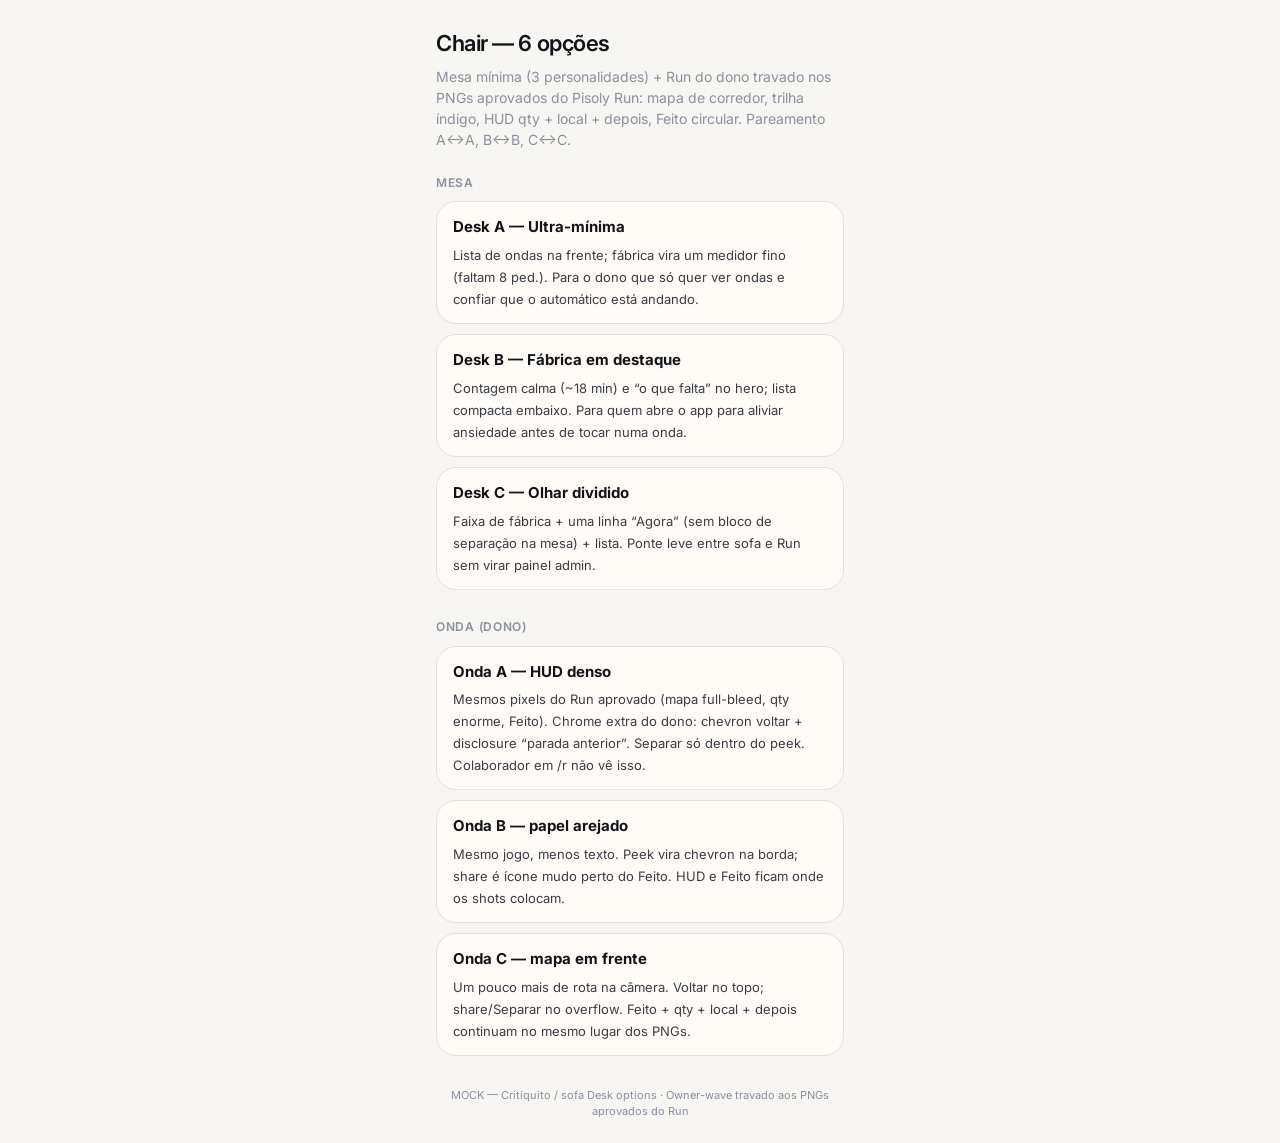
<file: index.html>
<!DOCTYPE html>
<html lang="pt-BR">
<head>
  <meta charset="UTF-8" />
  <meta name="viewport" content="width=device-width, initial-scale=1, viewport-fit=cover" />
  <title>Pisoly — Chair hub (6 opções)</title>
  <link rel="preconnect" href="https://fonts.googleapis.com" />
  <link rel="preconnect" href="https://fonts.gstatic.com" crossorigin />
  <link href="https://fonts.googleapis.com/css2?family=Inter:wght@400;500;600&display=swap" rel="stylesheet" />
  <link rel="stylesheet" href="shared.css" />
  <style>
    h1 {
      font-size: 22px;
      font-weight: 600;
      letter-spacing: -0.02em;
      margin: 0 0 6px;
    }
    .intro {
      color: var(--mute);
      font-size: 14px;
      margin: 0 0 24px;
      line-height: 1.5;
    }
    h2 {
      font-size: 12px;
      font-weight: 600;
      text-transform: uppercase;
      letter-spacing: 0.06em;
      color: var(--mute);
      margin: 0 0 10px;
    }
    .block { margin-bottom: 28px; }
    .nav-list {
      list-style: none;
      margin: 0;
      padding: 0;
      display: flex;
      flex-direction: column;
      gap: 10px;
    }
    .nav-list a {
      display: block;
      padding: 14px 16px;
      background: var(--white);
      border: 1px solid var(--line);
      border-radius: var(--radius-lg);
      text-decoration: none;
      color: inherit;
    }
    .nav-list a strong {
      display: block;
      font-size: 15px;
      margin-bottom: 6px;
    }
    .nav-list a .why {
      font-size: 13px;
      color: var(--ink-2);
      line-height: 1.45;
    }
  </style>
</head>
<body>
  <div class="shell">
    <h1>Chair — 6 opções</h1>
    <p class="intro">Mesa mínima (3 personalidades) + Run do dono travado nos PNGs aprovados do Pisoly Run: mapa de corredor, trilha índigo, HUD qty + local + depois, Feito circular. Pareamento A↔A, B↔B, C↔C.</p>

    <div class="block">
      <h2>Mesa</h2>
      <ul class="nav-list">
        <li>
          <a href="desk-a.html">
            <strong>Desk A — Ultra-mínima</strong>
            <span class="why">Lista de ondas na frente; fábrica vira um medidor fino (faltam 8 ped.). Para o dono que só quer ver ondas e confiar que o automático está andando.</span>
          </a>
        </li>
        <li>
          <a href="desk-b.html">
            <strong>Desk B — Fábrica em destaque</strong>
            <span class="why">Contagem calma (~18 min) e “o que falta” no hero; lista compacta embaixo. Para quem abre o app para aliviar ansiedade antes de tocar numa onda.</span>
          </a>
        </li>
        <li>
          <a href="desk-c.html">
            <strong>Desk C — Olhar dividido</strong>
            <span class="why">Faixa de fábrica + uma linha “Agora” (sem bloco de separação na mesa) + lista. Ponte leve entre sofa e Run sem virar painel admin.</span>
          </a>
        </li>
      </ul>
    </div>

    <div class="block">
      <h2>Onda (dono)</h2>
      <ul class="nav-list">
        <li>
          <a href="onda-a.html">
            <strong>Onda A — HUD denso</strong>
            <span class="why">Mesmos pixels do Run aprovado (mapa full-bleed, qty enorme, Feito). Chrome extra do dono: chevron voltar + disclosure “parada anterior”. Separar só dentro do peek. Colaborador em /r não vê isso.</span>
          </a>
        </li>
        <li>
          <a href="onda-b.html">
            <strong>Onda B — papel arejado</strong>
            <span class="why">Mesmo jogo, menos texto. Peek vira chevron na borda; share é ícone mudo perto do Feito. HUD e Feito ficam onde os shots colocam.</span>
          </a>
        </li>
        <li>
          <a href="onda-c.html">
            <strong>Onda C — mapa em frente</strong>
            <span class="why">Um pouco mais de rota na câmera. Voltar no topo; share/Separar no overflow. Feito + qty + local + depois continuam no mesmo lugar dos PNGs.</span>
          </a>
        </li>
      </ul>
    </div>

    <footer class="mock-footer">MOCK — Critiquito / sofa Desk options · Owner-wave travado aos PNGs aprovados do Run</footer>
  </div>
</body>
</html>
</file>
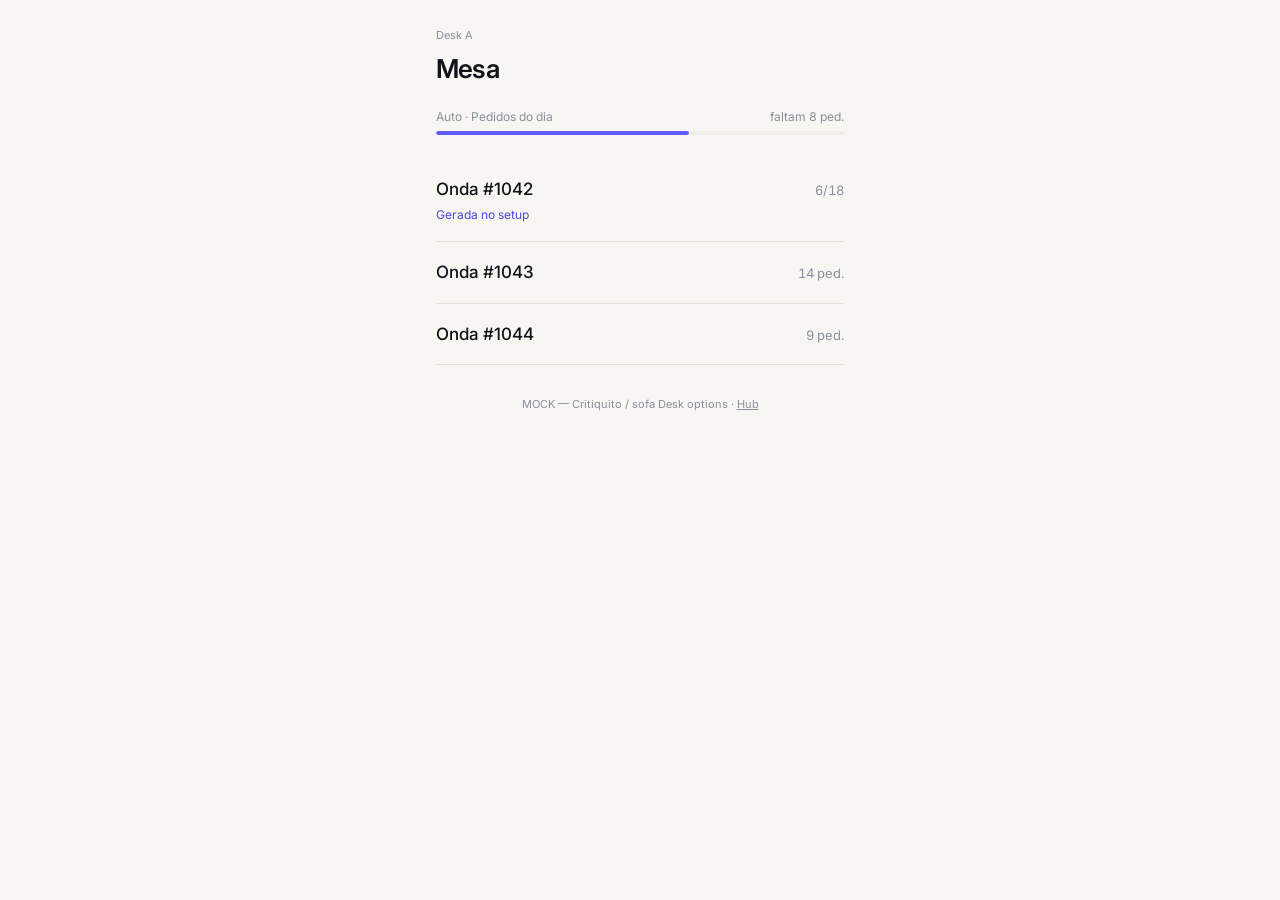
<file: desk-a.html>
<!DOCTYPE html>
<html lang="pt-BR">
<head>
  <meta charset="UTF-8" />
  <meta name="viewport" content="width=device-width, initial-scale=1, viewport-fit=cover" />
  <title>Mesa A — Ultra-mínima</title>
  <link rel="preconnect" href="https://fonts.googleapis.com" />
  <link rel="preconnect" href="https://fonts.gstatic.com" crossorigin />
  <link href="https://fonts.googleapis.com/css2?family=Inter:wght@400;500;600&display=swap" rel="stylesheet" />
  <link rel="stylesheet" href="shared.css" />
  <style>
    .variant-tag {
      font-size: 11px;
      color: var(--mute);
      margin: 0 0 6px;
    }
    h1 {
      margin: 0 0 20px;
      font-size: 26px;
      font-weight: 600;
      letter-spacing: -0.03em;
    }
    .factory-meter {
      margin-bottom: 24px;
    }
    .meter-line {
      display: flex;
      justify-content: space-between;
      font-size: 12px;
      color: var(--mute);
      margin-bottom: 6px;
    }
    .meter-bar {
      height: 4px;
      background: var(--paper-2);
      border-radius: 999px;
      overflow: hidden;
    }
    .meter-fill {
      height: 100%;
      width: 62%;
      background: var(--accent);
      border-radius: 999px;
    }
    .wave-list {
      list-style: none;
      margin: 0;
      padding: 0;
    }
    .wave-link {
      display: flex;
      align-items: baseline;
      justify-content: space-between;
      padding: 18px 0;
      border-bottom: 1px solid var(--line);
      text-decoration: none;
      color: inherit;
    }
    .wave-link .title {
      font-size: 17px;
      font-weight: 500;
    }
    .wave-link .sub {
      font-size: 13px;
      color: var(--mute);
    }
    .setup-note {
      display: block;
      font-size: 12px;
      color: var(--accent-deep);
      margin-top: 4px;
    }
  </style>
</head>
<body>
  <div class="shell">
    <p class="variant-tag">Desk A</p>
    <h1>Mesa</h1>

    <div class="factory-meter" aria-label="Próxima onda automática">
      <div class="meter-line">
        <span>Auto · Pedidos do dia</span>
        <span class="num">faltam 8 ped.</span>
      </div>
      <div class="meter-bar"><div class="meter-fill"></div></div>
    </div>

    <ul class="wave-list">
      <li>
        <a class="wave-link" href="onda-a.html">
          <span>
            <span class="title">Onda #1042</span>
            <span class="setup-note">Gerada no setup</span>
          </span>
          <span class="sub num">6/18</span>
        </a>
      </li>
      <li>
        <a class="wave-link" href="onda-a.html">
          <span class="title">Onda #1043</span>
          <span class="sub num">14 ped.</span>
        </a>
      </li>
      <li>
        <a class="wave-link" href="onda-a.html">
          <span class="title">Onda #1044</span>
          <span class="sub num">9 ped.</span>
        </a>
      </li>
    </ul>

    <footer class="mock-footer">MOCK — Critiquito / sofa Desk options · <a href="index.html" style="color:var(--mute)">Hub</a></footer>
  </div>
</body>
</html>
</file>
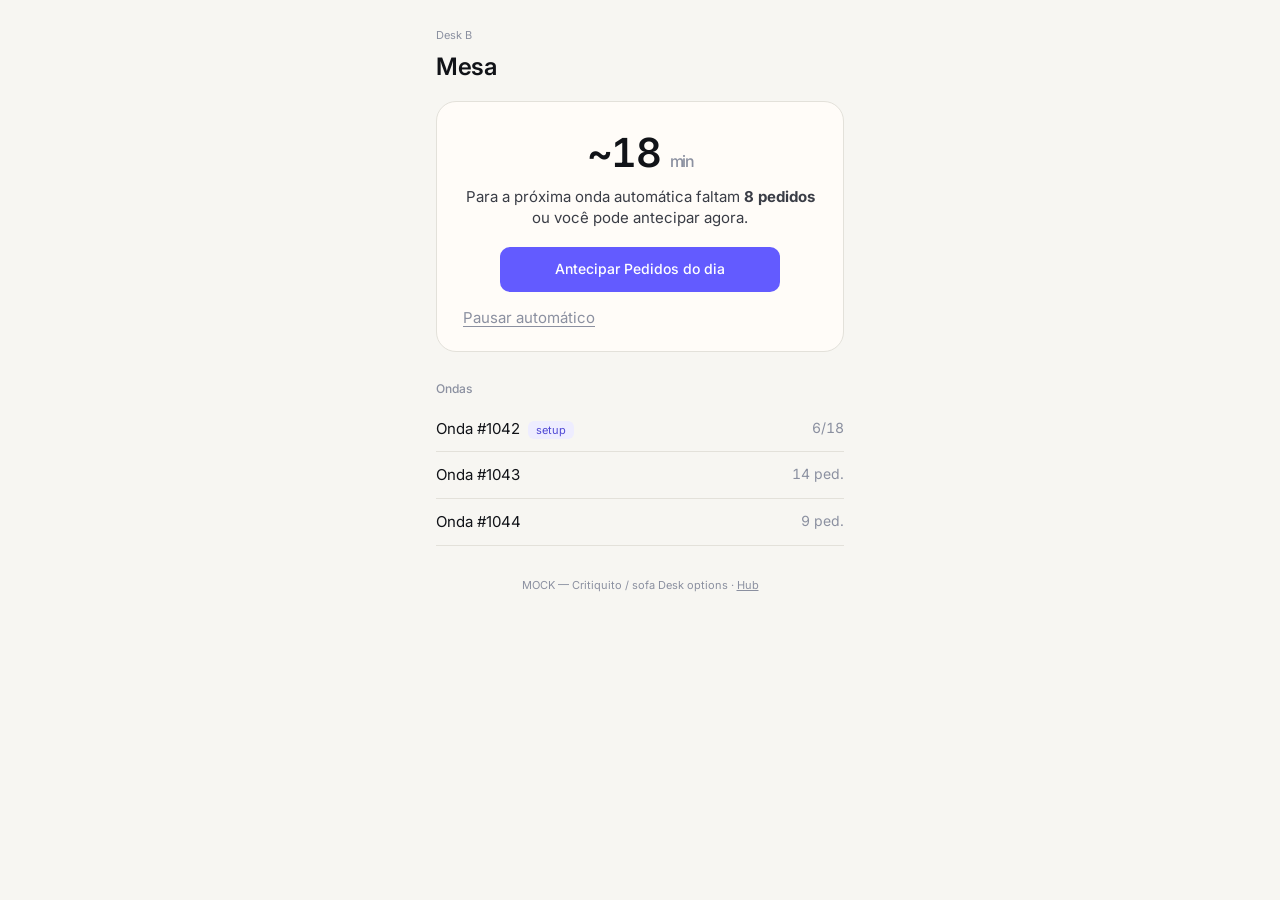
<file: desk-b.html>
<!DOCTYPE html>
<html lang="pt-BR">
<head>
  <meta charset="UTF-8" />
  <meta name="viewport" content="width=device-width, initial-scale=1, viewport-fit=cover" />
  <title>Mesa B — Fábrica em destaque</title>
  <link rel="preconnect" href="https://fonts.googleapis.com" />
  <link rel="preconnect" href="https://fonts.gstatic.com" crossorigin />
  <link href="https://fonts.googleapis.com/css2?family=Inter:wght@400;500;600&display=swap" rel="stylesheet" />
  <link rel="stylesheet" href="shared.css" />
  <style>
    .variant-tag { font-size: 11px; color: var(--mute); margin: 0 0 6px; }
    h1 { margin: 0 0 16px; font-size: 24px; font-weight: 600; letter-spacing: -0.02em; }
    .factory-hero {
      background: var(--white);
      border: 1px solid var(--line);
      border-radius: var(--radius-lg);
      padding: 22px 20px;
      margin-bottom: 28px;
      text-align: center;
    }
    .factory-hero .countdown {
      font-size: 40px;
      font-weight: 600;
      letter-spacing: -0.04em;
      margin: 0 0 4px;
      color: var(--ink);
    }
    .factory-hero .countdown span {
      font-size: 16px;
      font-weight: 500;
      color: var(--mute);
    }
    .factory-hero .missing {
      margin: 0 0 18px;
      font-size: 15px;
      color: var(--ink-2);
      line-height: 1.45;
    }
    .factory-hero .btn { width: 100%; max-width: 280px; }
    .factory-hero .pause {
      display: block;
      margin-top: 14px;
      font-size: 13px;
      color: var(--mute);
      background: none;
      border: none;
      font: inherit;
      cursor: pointer;
      text-decoration: underline;
      text-underline-offset: 3px;
    }
    .list-label {
      font-size: 12px;
      font-weight: 500;
      color: var(--mute);
      margin: 0 0 8px;
    }
    .wave-list { list-style: none; margin: 0; padding: 0; }
    .wave-link {
      display: flex;
      justify-content: space-between;
      padding: 12px 0;
      font-size: 15px;
      text-decoration: none;
      color: inherit;
      border-bottom: 1px solid var(--line);
    }
    .wave-link .meta { color: var(--mute); font-size: 14px; }
    .setup-pill {
      font-size: 11px;
      color: var(--accent-deep);
      background: var(--accent-soft);
      padding: 2px 8px;
      border-radius: 6px;
      margin-left: 8px;
    }
  </style>
</head>
<body>
  <div class="shell">
    <p class="variant-tag">Desk B</p>
    <h1>Mesa</h1>

    <section class="factory-hero" aria-label="Fábrica">
      <p class="countdown num">~18 <span>min</span></p>
      <p class="missing">Para a próxima onda automática faltam <strong class="num">8 pedidos</strong> ou você pode antecipar agora.</p>
      <button type="button" class="btn btn-primary">Antecipar Pedidos do dia</button>
      <button type="button" class="pause">Pausar automático</button>
    </section>

    <p class="list-label">Ondas</p>
    <ul class="wave-list">
      <li>
        <a class="wave-link" href="onda-b.html">
          <span>Onda #1042<span class="setup-pill">setup</span></span>
          <span class="meta num">6/18</span>
        </a>
      </li>
      <li>
        <a class="wave-link" href="onda-b.html">
          <span>Onda #1043</span>
          <span class="meta num">14 ped.</span>
        </a>
      </li>
      <li>
        <a class="wave-link" href="onda-b.html">
          <span>Onda #1044</span>
          <span class="meta num">9 ped.</span>
        </a>
      </li>
    </ul>

    <footer class="mock-footer">MOCK — Critiquito / sofa Desk options · <a href="index.html" style="color:var(--mute)">Hub</a></footer>
  </div>
</body>
</html>
</file>
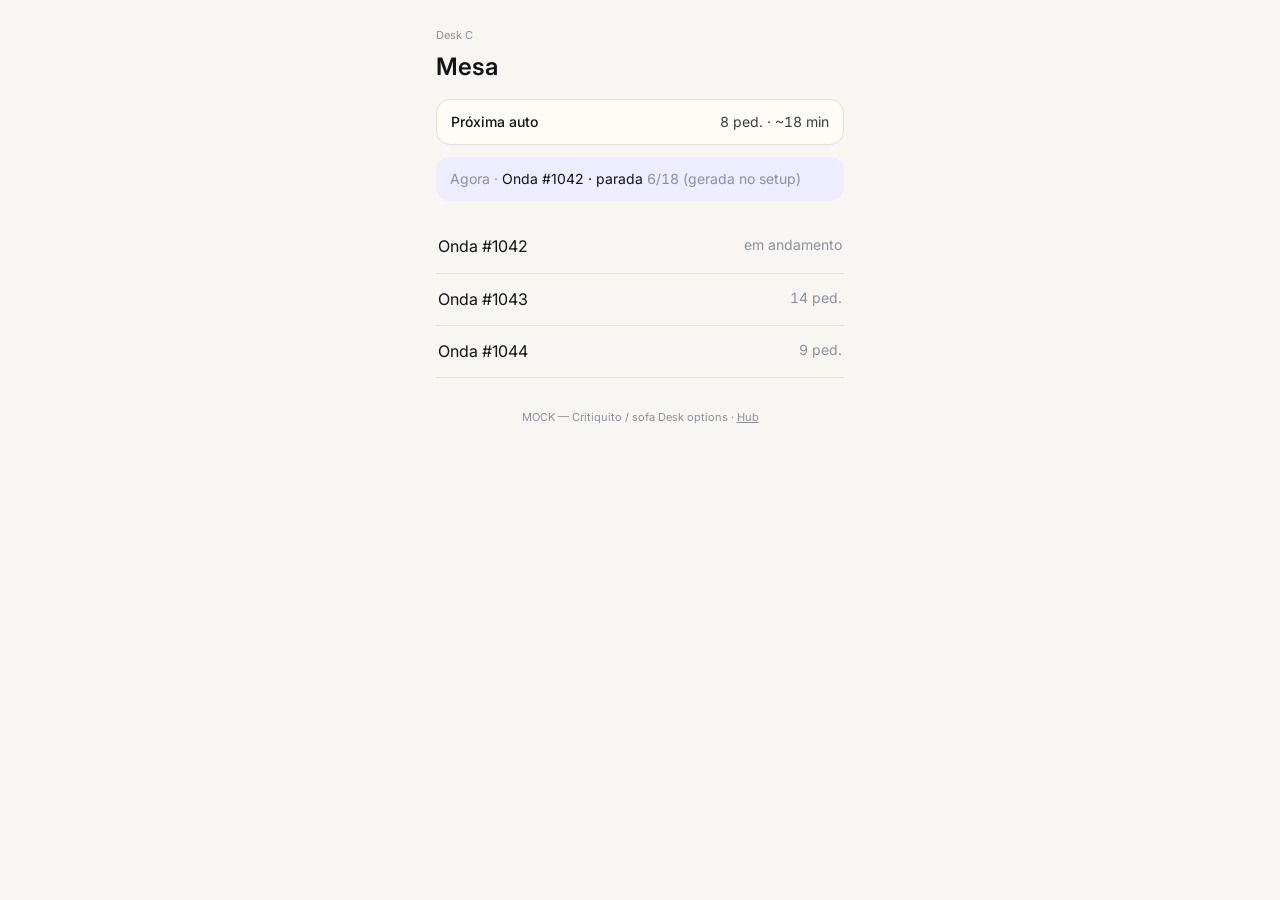
<file: desk-c.html>
<!DOCTYPE html>
<html lang="pt-BR">
<head>
  <meta charset="UTF-8" />
  <meta name="viewport" content="width=device-width, initial-scale=1, viewport-fit=cover" />
  <title>Mesa C — Olhar dividido</title>
  <link rel="preconnect" href="https://fonts.googleapis.com" />
  <link rel="preconnect" href="https://fonts.gstatic.com" crossorigin />
  <link href="https://fonts.googleapis.com/css2?family=Inter:wght@400;500;600&display=swap" rel="stylesheet" />
  <link rel="stylesheet" href="shared.css" />
  <style>
    .variant-tag { font-size: 11px; color: var(--mute); margin: 0 0 6px; }
    h1 { margin: 0 0 14px; font-size: 24px; font-weight: 600; }
    .factory-strip {
      display: flex;
      align-items: center;
      justify-content: space-between;
      gap: 12px;
      padding: 12px 14px;
      background: var(--white);
      border: 1px solid var(--line);
      border-radius: var(--radius-md);
      margin-bottom: 12px;
      font-size: 14px;
    }
    .factory-strip strong { font-weight: 500; }
    .factory-strip .num { color: var(--ink-2); }
    .agora-line {
      display: block;
      padding: 12px 14px;
      margin-bottom: 20px;
      background: var(--accent-soft);
      border-radius: var(--radius-md);
      text-decoration: none;
      color: var(--ink);
      font-size: 14px;
    }
    .agora-line span { color: var(--mute); }
    .wave-list { list-style: none; margin: 0; padding: 0; }
    .wave-link {
      display: flex;
      justify-content: space-between;
      padding: 14px 2px;
      border-bottom: 1px solid var(--line);
      text-decoration: none;
      color: inherit;
      font-size: 16px;
    }
    .wave-link .meta { font-size: 14px; color: var(--mute); }
  </style>
</head>
<body>
  <div class="shell">
    <p class="variant-tag">Desk C</p>
    <h1>Mesa</h1>

    <div class="factory-strip">
      <strong>Próxima auto</strong>
      <span class="num">8 ped. · ~18 min</span>
    </div>

    <a class="agora-line" href="onda-c.html">
      <span>Agora ·</span> Onda #1042 · parada <span class="num">6/18</span> <span>(gerada no setup)</span>
    </a>

    <ul class="wave-list">
      <li>
        <a class="wave-link" href="onda-c.html">
          <span>Onda #1042</span>
          <span class="meta num">em andamento</span>
        </a>
      </li>
      <li>
        <a class="wave-link" href="onda-c.html">
          <span>Onda #1043</span>
          <span class="meta num">14 ped.</span>
        </a>
      </li>
      <li>
        <a class="wave-link" href="onda-c.html">
          <span>Onda #1044</span>
          <span class="meta num">9 ped.</span>
        </a>
      </li>
    </ul>

    <footer class="mock-footer">MOCK — Critiquito / sofa Desk options · <a href="index.html" style="color:var(--mute)">Hub</a></footer>
  </div>
</body>
</html>
</file>
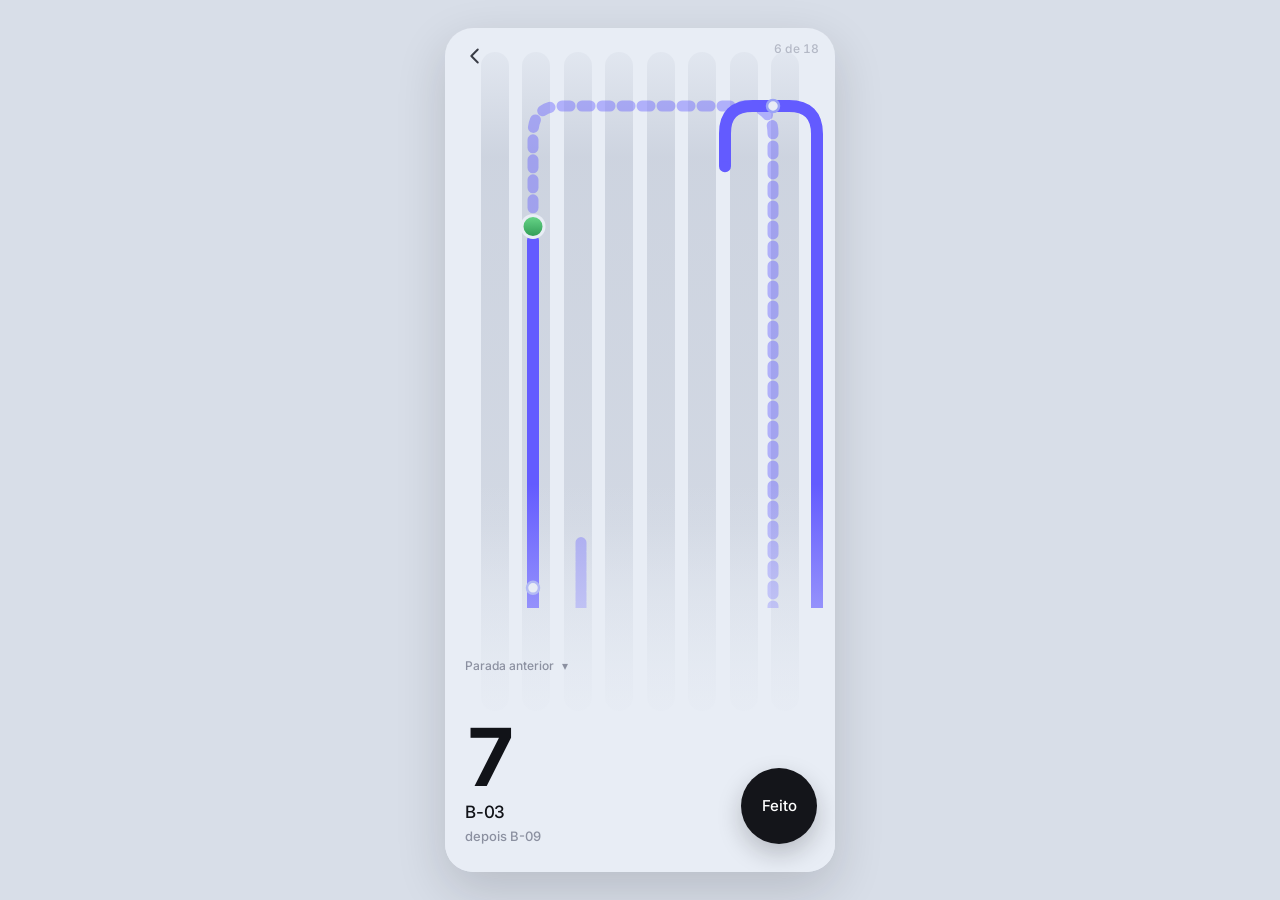
<file: onda-a.html>
<!DOCTYPE html>
<html lang="pt-BR">
<head>
  <meta charset="UTF-8" />
  <meta name="viewport" content="width=device-width, initial-scale=1, viewport-fit=cover" />
  <title>Onda A — HUD denso</title>
  <link rel="preconnect" href="https://fonts.googleapis.com" />
  <link rel="preconnect" href="https://fonts.gstatic.com" crossorigin />
  <link href="https://fonts.googleapis.com/css2?family=Inter:wght@400;500;600;700;800&display=swap" rel="stylesheet" />
  <link rel="stylesheet" href="shared.css" />
  <link rel="stylesheet" href="run-shared.css" />
</head>
<body class="run-body">
  <div class="run-app variant-a" data-variant="a" data-desk="desk-a.html">
    <div class="run-map" aria-hidden="true">
      <div class="aisles"><i></i><i></i><i></i><i></i><i></i><i></i><i></i><i></i></div>
      <svg id="route-svg" class="route-svg" viewBox="0 0 390 844" preserveAspectRatio="xMidYMid slice">
        <defs>
          <linearGradient id="nodeGreen" x1="0" y1="0" x2="0" y2="1">
            <stop offset="0%" stop-color="#6ad88a" />
            <stop offset="100%" stop-color="#2f9a55" />
          </linearGradient>
          <clipPath id="hudClip">
            <rect x="-50" y="-40" width="490" height="620" />
          </clipPath>
        </defs>
        <g clip-path="url(#hudClip)">
          <path id="route-dash" class="route-dash" d="" />
          <path id="route-solid" class="route-solid" d="" />
          <g id="route-nodes"></g>
        </g>
      </svg>
      <div class="map-fade"></div>
    </div>

    <button type="button" class="btn-back" id="btn-back" aria-label="Parada anterior">
      <svg width="22" height="22" viewBox="0 0 24 24" fill="none" aria-hidden="true">
        <path d="M15 5 L8 12 L15 19" stroke="currentColor" stroke-width="2.2" stroke-linecap="round" stroke-linejoin="round" />
      </svg>
    </button>
    <p class="run-progress num" id="run-progress">6 de 18</p>

    <button type="button" class="peek-disclosure" id="peek-toggle" aria-expanded="false">
      Parada anterior
      <span aria-hidden="true">▾</span>
    </button>
    <div class="peek-disclosure-body" id="peek-body"></div>

    <div class="run-hud">
      <p class="hud-qty num" id="hud-qty">7</p>
      <p class="hud-loc" id="hud-loc">B-03</p>
      <p class="hud-depois" id="hud-depois">depois B-09</p>
    </div>

    <button type="button" class="btn-feito" id="btn-feito">Feito</button>
    <div class="toast" id="run-toast" role="status"></div>
  </div>
  <script src="run.js"></script>
</body>
</html>
</file>
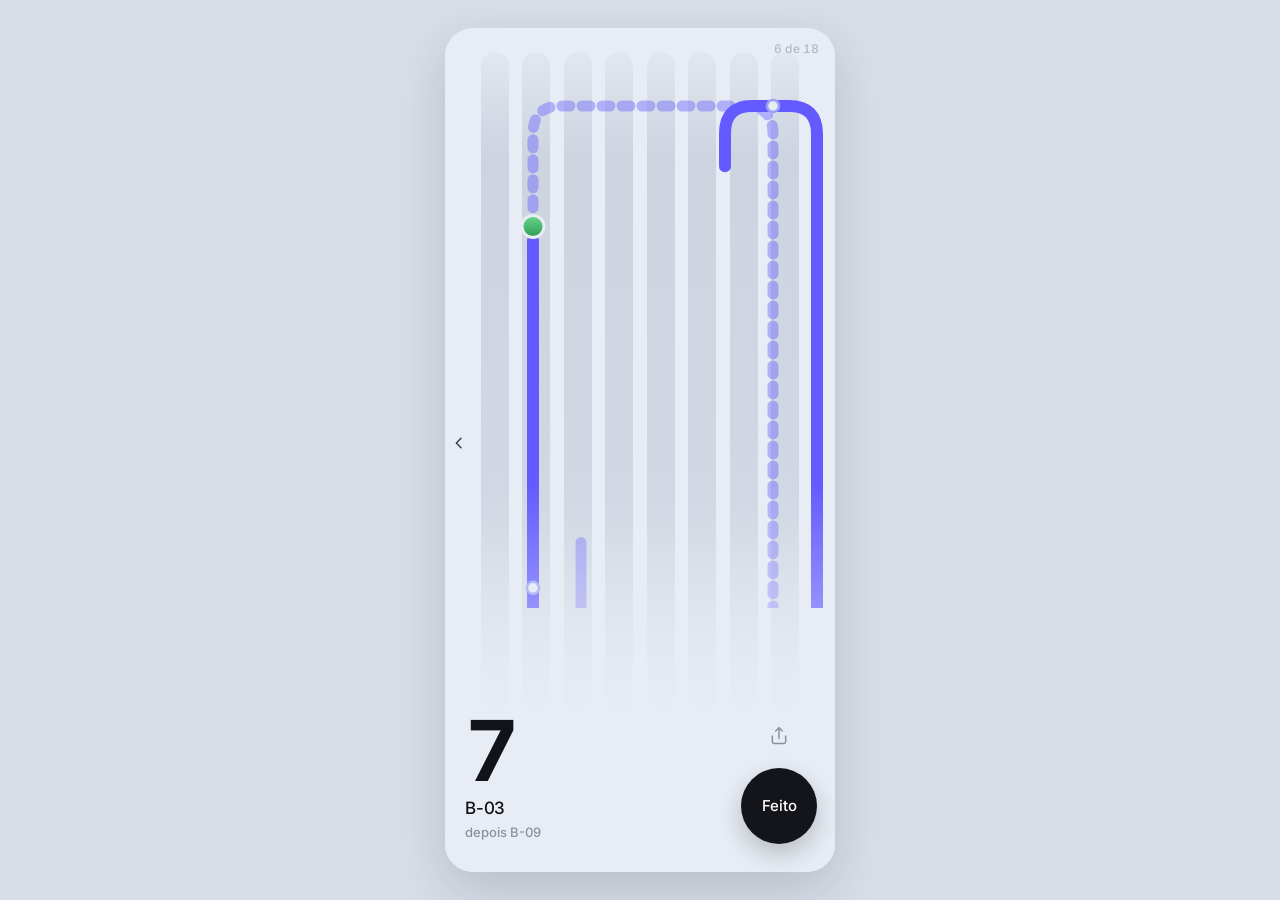
<file: onda-b.html>
<!DOCTYPE html>
<html lang="pt-BR">
<head>
  <meta charset="UTF-8" />
  <meta name="viewport" content="width=device-width, initial-scale=1, viewport-fit=cover" />
  <title>Onda B — papel arejado</title>
  <link rel="preconnect" href="https://fonts.googleapis.com" />
  <link rel="preconnect" href="https://fonts.gstatic.com" crossorigin />
  <link href="https://fonts.googleapis.com/css2?family=Inter:wght@400;500;600;700;800&display=swap" rel="stylesheet" />
  <link rel="stylesheet" href="shared.css" />
  <link rel="stylesheet" href="run-shared.css" />
</head>
<body class="run-body">
  <div class="run-app variant-b" data-variant="b" data-desk="desk-b.html">
    <div class="run-map" aria-hidden="true">
      <div class="aisles"><i></i><i></i><i></i><i></i><i></i><i></i><i></i><i></i></div>
      <svg id="route-svg" class="route-svg" viewBox="0 0 390 844" preserveAspectRatio="xMidYMid slice">
        <defs>
          <linearGradient id="nodeGreen" x1="0" y1="0" x2="0" y2="1">
            <stop offset="0%" stop-color="#6ad88a" />
            <stop offset="100%" stop-color="#2f9a55" />
          </linearGradient>
          <clipPath id="hudClip">
            <rect x="-50" y="-40" width="490" height="620" />
          </clipPath>
        </defs>
        <g clip-path="url(#hudClip)">
          <path id="route-dash" class="route-dash" d="" />
          <path id="route-solid" class="route-solid" d="" />
          <g id="route-nodes"></g>
        </g>
      </svg>
      <div class="map-fade"></div>
    </div>

    <p class="run-progress num" id="run-progress">6 de 18</p>

    <button type="button" class="peek-edge" id="peek-edge" aria-label="Ver parada anterior">
      <svg width="16" height="16" viewBox="0 0 24 24" fill="none" aria-hidden="true">
        <path d="M15 5 L8 12 L15 19" stroke="currentColor" stroke-width="2.2" stroke-linecap="round" stroke-linejoin="round" />
      </svg>
    </button>
    <div class="peek-chip" id="peek-chip"></div>

    <div class="run-hud">
      <p class="hud-qty num" id="hud-qty">7</p>
      <p class="hud-loc" id="hud-loc">B-03</p>
      <p class="hud-depois" id="hud-depois">depois B-09</p>
    </div>

    <button type="button" class="btn-share" data-act="share" aria-label="Compartilhar">
      <svg width="20" height="20" viewBox="0 0 24 24" fill="none" aria-hidden="true">
        <path d="M4 12v7a2 2 0 0 0 2 2h12a2 2 0 0 0 2-2v-7" stroke="currentColor" stroke-width="1.8" stroke-linecap="round" />
        <path d="M16 6 L12 2 L8 6" stroke="currentColor" stroke-width="1.8" stroke-linecap="round" stroke-linejoin="round" />
        <path d="M12 2 v13" stroke="currentColor" stroke-width="1.8" stroke-linecap="round" />
      </svg>
    </button>
    <button type="button" class="btn-feito" id="btn-feito">Feito</button>
    <div class="toast" id="run-toast" role="status"></div>
  </div>
  <script src="run.js"></script>
</body>
</html>
</file>
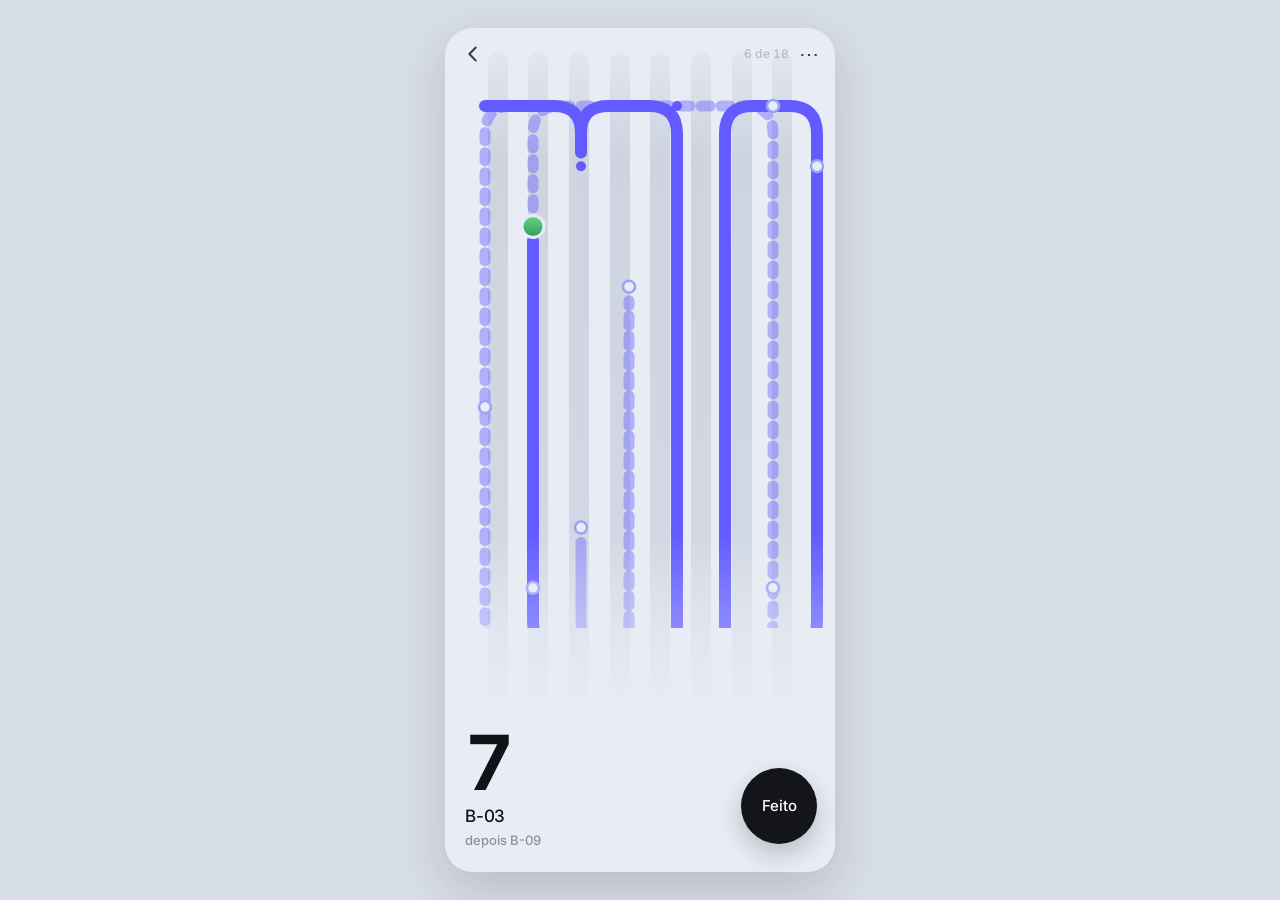
<file: onda-c.html>
<!DOCTYPE html>
<html lang="pt-BR">
<head>
  <meta charset="UTF-8" />
  <meta name="viewport" content="width=device-width, initial-scale=1, viewport-fit=cover" />
  <title>Onda C — mapa em frente</title>
  <link rel="preconnect" href="https://fonts.googleapis.com" />
  <link rel="preconnect" href="https://fonts.gstatic.com" crossorigin />
  <link href="https://fonts.googleapis.com/css2?family=Inter:wght@400;500;600;700;800&display=swap" rel="stylesheet" />
  <link rel="stylesheet" href="shared.css" />
  <link rel="stylesheet" href="run-shared.css" />
</head>
<body class="run-body">
  <div class="run-app variant-c" data-variant="c" data-desk="desk-c.html">
    <div class="run-map" aria-hidden="true">
      <div class="aisles"><i></i><i></i><i></i><i></i><i></i><i></i><i></i><i></i></div>
      <svg id="route-svg" class="route-svg" viewBox="0 0 390 844" preserveAspectRatio="xMidYMid slice">
        <defs>
          <linearGradient id="nodeGreen" x1="0" y1="0" x2="0" y2="1">
            <stop offset="0%" stop-color="#6ad88a" />
            <stop offset="100%" stop-color="#2f9a55" />
          </linearGradient>
          <clipPath id="hudClip">
            <rect x="-50" y="-40" width="490" height="640" />
          </clipPath>
        </defs>
        <g clip-path="url(#hudClip)">
          <path id="route-dash" class="route-dash" d="" />
          <path id="route-solid" class="route-solid" d="" />
          <g id="route-nodes"></g>
        </g>
      </svg>
      <div class="map-fade"></div>
    </div>

    <div class="run-top">
      <button type="button" class="btn-back" id="btn-back" aria-label="Parada anterior">
        <svg width="22" height="22" viewBox="0 0 24 24" fill="none" aria-hidden="true">
          <path d="M15 5 L8 12 L15 19" stroke="currentColor" stroke-width="2.2" stroke-linecap="round" stroke-linejoin="round" />
        </svg>
      </button>
      <p class="run-progress num" id="run-progress">6 de 18</p>
      <div class="overflow-menu">
        <button type="button" class="menu-trigger" id="menu-c" aria-label="Mais">⋯</button>
        <div class="overflow-pop" id="menu-c-pop">
          <button type="button" data-act="share">Compartilhar</button>
          <button type="button" data-act="separar">Separar</button>
          <button type="button" data-act="peek">Parada anterior</button>
        </div>
      </div>
    </div>

    <div class="run-hud">
      <p class="hud-qty num" id="hud-qty">7</p>
      <p class="hud-loc" id="hud-loc">B-03</p>
      <p class="hud-depois" id="hud-depois">depois B-09</p>
    </div>

    <button type="button" class="btn-feito" id="btn-feito">Feito</button>
    <div class="toast" id="run-toast" role="status"></div>
  </div>
  <script src="run.js"></script>
</body>
</html>
</file>
<file: shared.css>
:root {
  --ink: #111318;
  --ink-2: #3a3d46;
  --mute: #8b90a0;
  --mute-2: #b4b9c6;
  --line: #e3e1da;
  --paper: #f7f6f2;
  --paper-2: #efeee8;
  --white: #fffcf8;
  --accent: #635bff;
  --accent-deep: #4f48d4;
  --accent-soft: #eeedff;
  --ok: #3dcc70;
  --ok-deep: #2f9a55;
  --feito: #14151a;
  --run-paper: #e8edf5;
  --aisle: rgba(176, 184, 200, 0.42);
  --radius-sm: 10px;
  --radius-md: 14px;
  --radius-lg: 20px;
  --safe-bottom: env(safe-area-inset-bottom, 0px);
  --safe-top: env(safe-area-inset-top, 0px);
}

*,
*::before,
*::after {
  box-sizing: border-box;
}

html {
  -webkit-text-size-adjust: 100%;
}

body {
  margin: 0;
  font-family: Inter, system-ui, -apple-system, BlinkMacSystemFont, "Segoe UI", sans-serif;
  font-size: 15px;
  line-height: 1.45;
  color: var(--ink);
  background: var(--paper);
  min-height: 100dvh;
}

.shell {
  max-width: 420px;
  margin: 0 auto;
  padding: 16px 16px calc(24px + var(--safe-bottom));
}

@media (min-width: 720px) {
  .shell {
    max-width: 440px;
    padding-top: 28px;
  }
}

.num {
  font-variant-numeric: tabular-nums;
}

.btn {
  display: inline-flex;
  align-items: center;
  justify-content: center;
  gap: 8px;
  border-radius: var(--radius-sm);
  font: inherit;
  font-size: 14px;
  font-weight: 500;
  padding: 12px 16px;
  cursor: pointer;
  border: none;
  text-decoration: none;
  transition: background 0.15s, transform 0.1s;
}

.btn:active {
  transform: scale(0.98);
}

.btn-primary {
  background: var(--accent);
  color: #fff;
}

.btn-primary:hover {
  background: var(--accent-deep);
}

.btn-ghost {
  background: transparent;
  color: var(--ink-2);
  border: 1px solid var(--line);
}

.btn-ghost:hover {
  background: var(--paper);
}

.mock-footer {
  margin-top: 32px;
  text-align: center;
  font-size: 11px;
  color: var(--mute);
  line-height: 1.4;
}

.mock-footer a {
  color: inherit;
}
</file>
<file: run-shared.css>
/* Approved Pisoly Run — full-bleed aisle map + overlay HUD. Not a sheet. */

body.run-body {
  background: #d8dee8;
  min-height: 100dvh;
}

.run-app {
  width: 100%;
  max-width: 390px;
  height: 100dvh;
  max-height: 844px;
  margin: 0 auto;
  position: relative;
  overflow: hidden;
  background: var(--run-paper);
}

@media (min-height: 900px) {
  body.run-body {
    display: flex;
    align-items: center;
    justify-content: center;
  }

  .run-app {
    height: 844px;
    border-radius: 28px;
    box-shadow: 0 18px 50px rgba(17, 19, 24, 0.16);
  }
}

.run-map {
  position: absolute;
  inset: 0;
}

.aisles {
  position: absolute;
  inset: 0;
  display: flex;
  justify-content: space-evenly;
  padding: 0 22px;
  pointer-events: none;
}

.aisles i {
  display: block;
  width: 28px;
  height: 78%;
  margin-top: 7%;
  border-radius: 999px;
  background: linear-gradient(
    180deg,
    rgba(176, 184, 200, 0.12) 0%,
    rgba(176, 184, 200, 0.48) 16%,
    rgba(176, 184, 200, 0.4) 72%,
    rgba(176, 184, 200, 0.08) 100%
  );
}

.run-app.variant-c .aisles i {
  width: 20px;
}

.route-svg {
  position: absolute;
  inset: 0;
  width: 100%;
  height: 100%;
  display: block;
}

.route-solid {
  fill: none;
  stroke: #635bff;
  stroke-width: 12;
  stroke-linecap: round;
  stroke-linejoin: round;
}

.route-dash {
  fill: none;
  stroke: #635bff;
  stroke-width: 11;
  stroke-linecap: round;
  stroke-linejoin: round;
  stroke-dasharray: 8 12;
  opacity: 0.42;
}

.node {
  fill: #c5cad6;
}

.node.on-path {
  fill: #635bff;
}

.node.upcoming {
  fill: var(--run-paper);
  stroke: #9aa3f5;
  stroke-width: 2.5;
}

.node.current {
  fill: url(#nodeGreen);
  stroke: #e8edf5;
  stroke-width: 3;
}

.map-fade {
  position: absolute;
  left: 0;
  right: 0;
  bottom: 0;
  height: 46%;
  background: linear-gradient(
    180deg,
    rgba(232, 237, 245, 0) 0%,
    rgba(232, 237, 245, 0.42) 36%,
    rgba(232, 237, 245, 0.88) 72%,
    #e8edf5 100%
  );
  pointer-events: none;
}

.run-progress {
  position: absolute;
  top: calc(12px + var(--safe-top));
  right: 16px;
  margin: 0;
  font-size: 12px;
  font-weight: 500;
  color: var(--mute-2);
  letter-spacing: 0.01em;
  z-index: 3;
  font-variant-numeric: tabular-nums;
}

.run-hud {
  position: absolute;
  left: 20px;
  bottom: calc(26px + var(--safe-bottom));
  z-index: 4;
  max-width: 58%;
}

.hud-qty {
  margin: 0;
  font-size: 80px;
  font-weight: 700;
  letter-spacing: -0.05em;
  line-height: 0.86;
  color: var(--ink);
  font-variant-numeric: tabular-nums;
}

.hud-loc {
  margin: 8px 0 0;
  font-size: 17px;
  font-weight: 500;
  color: var(--ink);
  letter-spacing: -0.01em;
}

.hud-depois {
  margin: 3px 0 0;
  font-size: 13px;
  font-weight: 500;
  color: var(--mute);
}

.btn-feito {
  position: absolute;
  right: 18px;
  bottom: calc(28px + var(--safe-bottom));
  z-index: 5;
  width: 76px;
  height: 76px;
  border: none;
  border-radius: 50%;
  background: var(--feito);
  color: #fff;
  font: inherit;
  font-size: 15px;
  font-weight: 500;
  cursor: pointer;
  box-shadow: 0 10px 24px rgba(17, 19, 24, 0.22);
}

.btn-feito:active {
  transform: scale(0.96);
}

.btn-feito[disabled] {
  opacity: 0.45;
  cursor: default;
}

/* Owner A — densest chrome, HUD still shot-faithful */
.btn-back {
  position: absolute;
  top: calc(8px + var(--safe-top));
  left: 10px;
  z-index: 4;
  width: 40px;
  height: 40px;
  border: none;
  background: transparent;
  color: var(--ink-2);
  cursor: pointer;
  padding: 0;
  display: grid;
  place-items: center;
}

.btn-back[disabled] {
  opacity: 0.28;
}

.peek-disclosure {
  position: absolute;
  left: 20px;
  bottom: calc(198px + var(--safe-bottom));
  z-index: 4;
  display: flex;
  align-items: center;
  justify-content: space-between;
  gap: 8px;
  width: auto;
  margin: 0;
  padding: 0;
  border: none;
  background: none;
  font: inherit;
  font-size: 12px;
  font-weight: 500;
  color: var(--mute);
  cursor: pointer;
}

.peek-disclosure-body {
  display: none;
  position: absolute;
  left: 20px;
  bottom: calc(168px + var(--safe-bottom));
  z-index: 4;
  margin: 0;
  font-size: 13px;
  color: var(--ink-2);
  line-height: 1.4;
  max-width: 200px;
}

.peek-disclosure-body.is-open {
  display: block;
}

.peek-disclosure-body .peek-actions {
  display: flex;
  gap: 10px;
  margin-top: 6px;
}

.peek-disclosure-body button.linkish,
.overflow-pop button,
.toast {
  font: inherit;
}

.linkish {
  border: none;
  background: none;
  padding: 0;
  color: var(--accent);
  font-size: 12px;
  font-weight: 500;
  cursor: pointer;
}

/* Owner B — airier paper; peek as edge; share by Feito */
.peek-edge {
  position: absolute;
  left: 0;
  top: 46%;
  z-index: 4;
  width: 28px;
  height: 56px;
  border: none;
  background: transparent;
  color: var(--ink-2);
  cursor: pointer;
  padding: 0;
}

.peek-chip {
  display: none;
  position: absolute;
  left: 28px;
  top: 44%;
  z-index: 4;
  padding: 10px 12px;
  font-size: 12px;
  color: var(--ink-2);
  background: rgba(255, 255, 255, 0.72);
  backdrop-filter: blur(8px);
  border-radius: 12px;
  max-width: 180px;
  line-height: 1.35;
}

.peek-chip.is-open {
  display: block;
}

.btn-share {
  position: absolute;
  right: 36px;
  bottom: calc(116px + var(--safe-bottom));
  z-index: 5;
  width: 40px;
  height: 40px;
  border: none;
  background: transparent;
  color: var(--mute);
  cursor: pointer;
  padding: 0;
  display: grid;
  place-items: center;
}

.run-app.variant-b .hud-qty {
  font-size: 84px;
}

.run-app.variant-b .run-hud {
  bottom: calc(30px + var(--safe-bottom));
}

/* Owner C — more map; back + overflow in top chrome */
.run-top {
  position: absolute;
  top: calc(6px + var(--safe-top));
  left: 8px;
  right: 8px;
  z-index: 4;
  display: flex;
  align-items: center;
  pointer-events: none;
}

.run-top > * {
  pointer-events: auto;
}

.run-top .btn-back {
  position: static;
  top: auto;
  left: auto;
}

.run-top .run-progress {
  position: static;
  margin-left: auto;
  margin-right: 2px;
  top: auto;
  right: auto;
}

.overflow-menu {
  position: relative;
}

.menu-trigger {
  width: 36px;
  height: 36px;
  border: none;
  background: transparent;
  color: var(--ink-2);
  font-size: 20px;
  line-height: 1;
  cursor: pointer;
}

.overflow-pop {
  display: none;
  position: absolute;
  right: 0;
  top: calc(100% + 4px);
  min-width: 168px;
  padding: 6px;
  background: rgba(255, 255, 255, 0.92);
  backdrop-filter: blur(10px);
  border-radius: 12px;
  box-shadow: 0 10px 28px rgba(17, 19, 24, 0.12);
}

.overflow-pop.is-open {
  display: block;
}

.overflow-pop button {
  width: 100%;
  text-align: left;
  border: none;
  background: none;
  padding: 10px 10px;
  border-radius: 8px;
  font-size: 13px;
  color: var(--ink);
  cursor: pointer;
}

.overflow-pop button:hover {
  background: rgba(99, 91, 255, 0.08);
}

.run-app.variant-c .run-hud {
  bottom: calc(22px + var(--safe-bottom));
}

.run-app.variant-c .hud-qty {
  font-size: 76px;
}

.run-app.variant-c .map-fade {
  height: 40%;
}

.toast {
  position: absolute;
  left: 50%;
  top: 18%;
  transform: translateX(-50%);
  z-index: 8;
  display: none;
  padding: 8px 12px;
  border-radius: 999px;
  background: rgba(20, 21, 26, 0.86);
  color: #fff;
  font-size: 12px;
  white-space: nowrap;
}

.toast.is-on {
  display: block;
}

.sr-only {
  position: absolute;
  width: 1px;
  height: 1px;
  padding: 0;
  margin: -1px;
  overflow: hidden;
  clip: rect(0, 0, 0, 0);
  border: 0;
}
</file>
